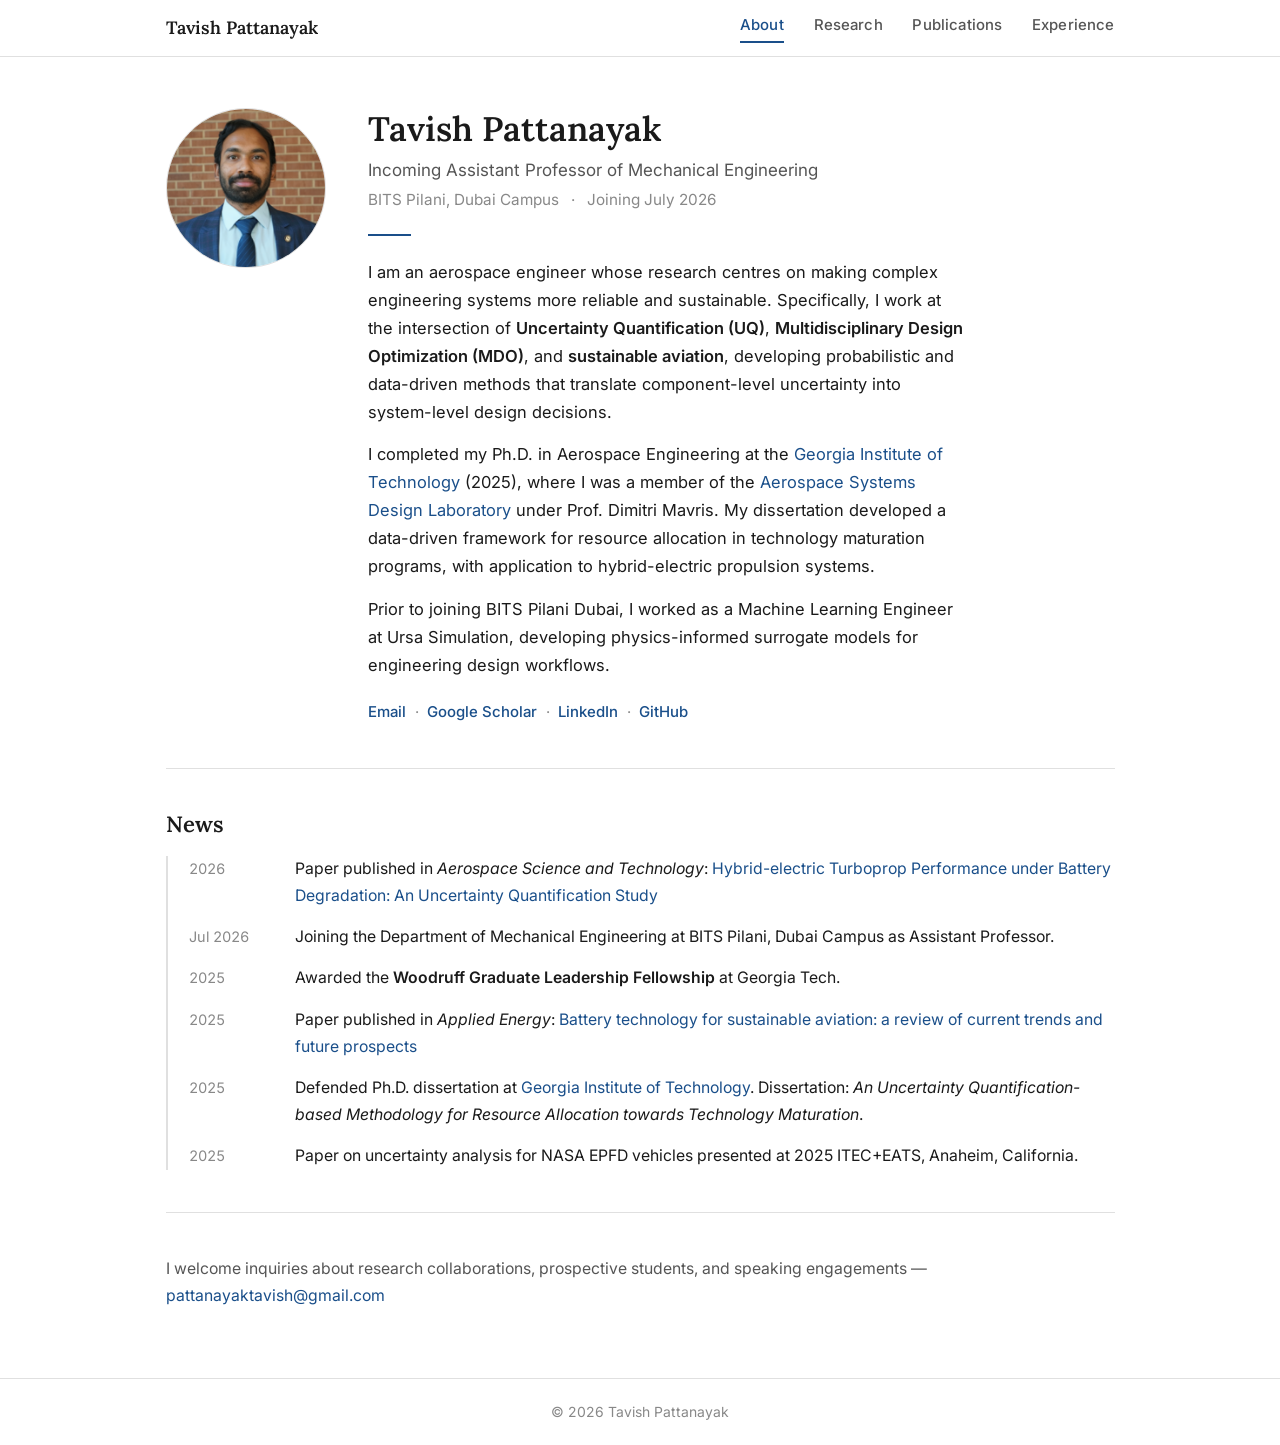
<file: index.html>
<!DOCTYPE html>
<html lang="en">
<head>
  <meta charset="UTF-8" />
  <meta name="viewport" content="width=device-width, initial-scale=1.0" />
  <title>Tavish Pattanayak</title>
  <meta name="description" content="Tavish Pattanayak — Incoming Assistant Professor, Mechanical Engineering, BITS Pilani Dubai. Research in Uncertainty Quantification and Sustainable Aviation." />
  <link rel="preconnect" href="https://fonts.googleapis.com" />
  <link rel="preconnect" href="https://fonts.gstatic.com" crossorigin />
  <link href="https://fonts.googleapis.com/css2?family=Inter:wght@400;500;600&family=Lora:ital,wght@0,500;0,600;1,400&display=swap" rel="stylesheet" />
  <link rel="stylesheet" href="style.css" />
</head>
<body>

<header class="site-header">
  <div class="header-inner">
    <a class="site-title" href="index.html">Tavish Pattanayak</a>
    <button class="nav-toggle" aria-label="Open menu" onclick="toggleMenu()">&#9776;</button>
    <nav id="main-nav">
      <a href="index.html" class="active">About</a>
      <a href="research.html">Research</a>
      <a href="publications.html">Publications</a>
      <a href="experience.html">Experience</a>
    </nav>
  </div>
</header>

<main>
  <div class="container">

    <!-- ── PROFILE ─────────────────────────────────────────────────────── -->
    <section class="profile">
      <div class="profile-photo-col">
        <img src="photo.jpg" alt="Tavish Pattanayak" class="profile-photo"
          onerror="this.style.display='none';document.getElementById('initials').style.display='flex'" />
        <div id="initials" class="profile-initials" style="display:none">TP</div>
      </div>

      <div class="profile-info">
        <h1 class="profile-name">Tavish Pattanayak</h1>
        <p class="profile-position">Incoming Assistant Professor of Mechanical Engineering</p>
        <p class="profile-affil">BITS Pilani, Dubai Campus &ensp;&middot;&ensp; Joining July 2026</p>

        <div class="profile-divider"></div>

        <p class="profile-bio">
          I am an aerospace engineer whose research centres on making complex engineering systems
          more reliable and sustainable. Specifically, I work at the intersection of
          <strong>Uncertainty Quantification (UQ)</strong>,
          <strong>Multidisciplinary Design Optimization (MDO)</strong>, and
          <strong>sustainable aviation</strong>, developing probabilistic and data-driven
          methods that translate component-level uncertainty into system-level design decisions.
        </p>
        <p class="profile-bio">
          I completed my Ph.D. in Aerospace Engineering at the
          <a href="https://www.gatech.edu" target="_blank" rel="noopener">Georgia Institute of Technology</a>
          (2025), where I was a member of the
          <a href="https://www.asdl.gatech.edu" target="_blank" rel="noopener">Aerospace Systems Design Laboratory</a>
          under Prof. Dimitri Mavris. My dissertation developed a data-driven framework for
          resource allocation in technology maturation programs, with application to
          hybrid-electric propulsion systems.
        </p>
        <p class="profile-bio">
          Prior to joining BITS Pilani Dubai, I worked as a Machine Learning Engineer at
          Ursa Simulation, developing physics-informed surrogate models for engineering
          design workflows.
        </p>

        <div class="profile-links">
          <a href="mailto:pattanayaktavish@gmail.com">Email</a>
          <span class="link-sep">&middot;</span>
          <a href="https://scholar.google.com/citations?user=PsUwedsAAAAJ&hl=en" target="_blank" rel="noopener">Google Scholar</a>
          <span class="link-sep">&middot;</span>
          <a href="https://www.linkedin.com/in/tavishp/" target="_blank" rel="noopener">LinkedIn</a>
          <span class="link-sep">&middot;</span>
          <a href="https://github.com/tp2910" target="_blank" rel="noopener">GitHub</a>
        </div>
      </div>
    </section>

    <hr class="section-rule" />

    <!-- ── NEWS ───────────────────────────────────────────────────────── -->
    <section class="news-section">
      <h2 class="section-heading">News</h2>
      <ul class="news-list">
        <li>
          <time>2026</time>
          <span>Paper published in <em>Aerospace Science and Technology</em>:
            <a href="https://doi.org/10.1016/j.ast.2025.111243" target="_blank" rel="noopener">
              Hybrid-electric Turboprop Performance under Battery Degradation: An Uncertainty Quantification Study
            </a>
          </span>
        </li>
        <li>
          <time>Jul 2026</time>
          <span>Joining the Department of Mechanical Engineering at BITS Pilani, Dubai Campus as Assistant Professor.</span>
        </li>
        <li>
          <time>2025</time>
          <span>Awarded the <strong>Woodruff Graduate Leadership Fellowship</strong> at Georgia Tech.</span>
        </li>
        <li>
          <time>2025</time>
          <span>Paper published in <em>Applied Energy</em>:
            <a href="https://www.sciencedirect.com/science/article/pii/S0306261925010864" target="_blank" rel="noopener">
              Battery technology for sustainable aviation: a review of current trends and future prospects
            </a>
          </span>
        </li>
        <li>
          <time>2025</time>
          <span>Defended Ph.D. dissertation at
            <a href="https://www.gatech.edu" target="_blank" rel="noopener">Georgia Institute of Technology</a>.
            Dissertation: <em>An Uncertainty Quantification-based Methodology for Resource Allocation towards Technology Maturation</em>.
          </span>
        </li>
        <li>
          <time>2025</time>
          <span>Paper on uncertainty analysis for NASA EPFD vehicles presented at 2025 ITEC+EATS, Anaheim, California.</span>
        </li>
      </ul>
    </section>

    <hr class="section-rule" />

    <!-- ── CONTACT ─────────────────────────────────────────────────────── -->
    <section class="contact-section">
      <p>I welcome inquiries about research collaborations, prospective students, and speaking engagements &mdash; <a href="mailto:pattanayaktavish@gmail.com">pattanayaktavish@gmail.com</a></p>
    </section>

  </div>
</main>

<footer class="site-footer">
  <div class="container">
    &copy; 2026 Tavish Pattanayak
  </div>
</footer>

<script src="nav.js"></script>
</body>
</html>
</file>
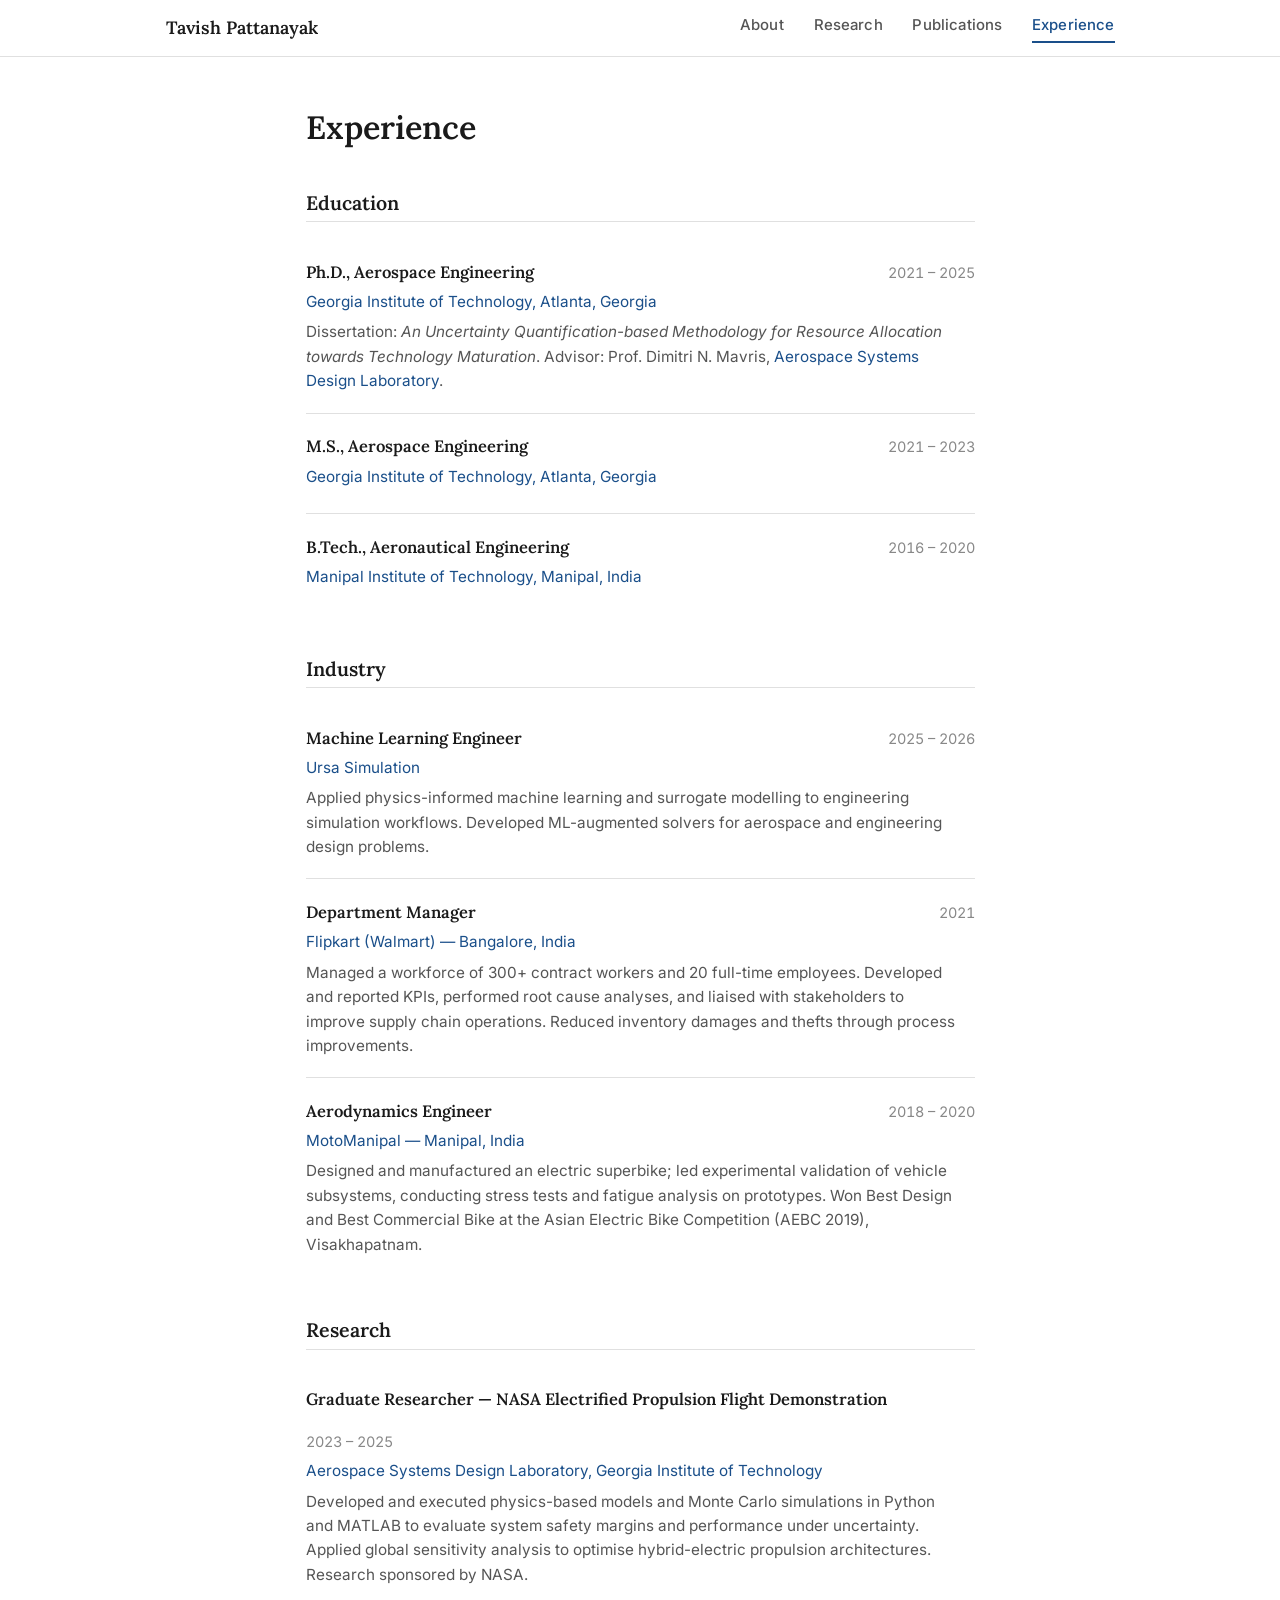
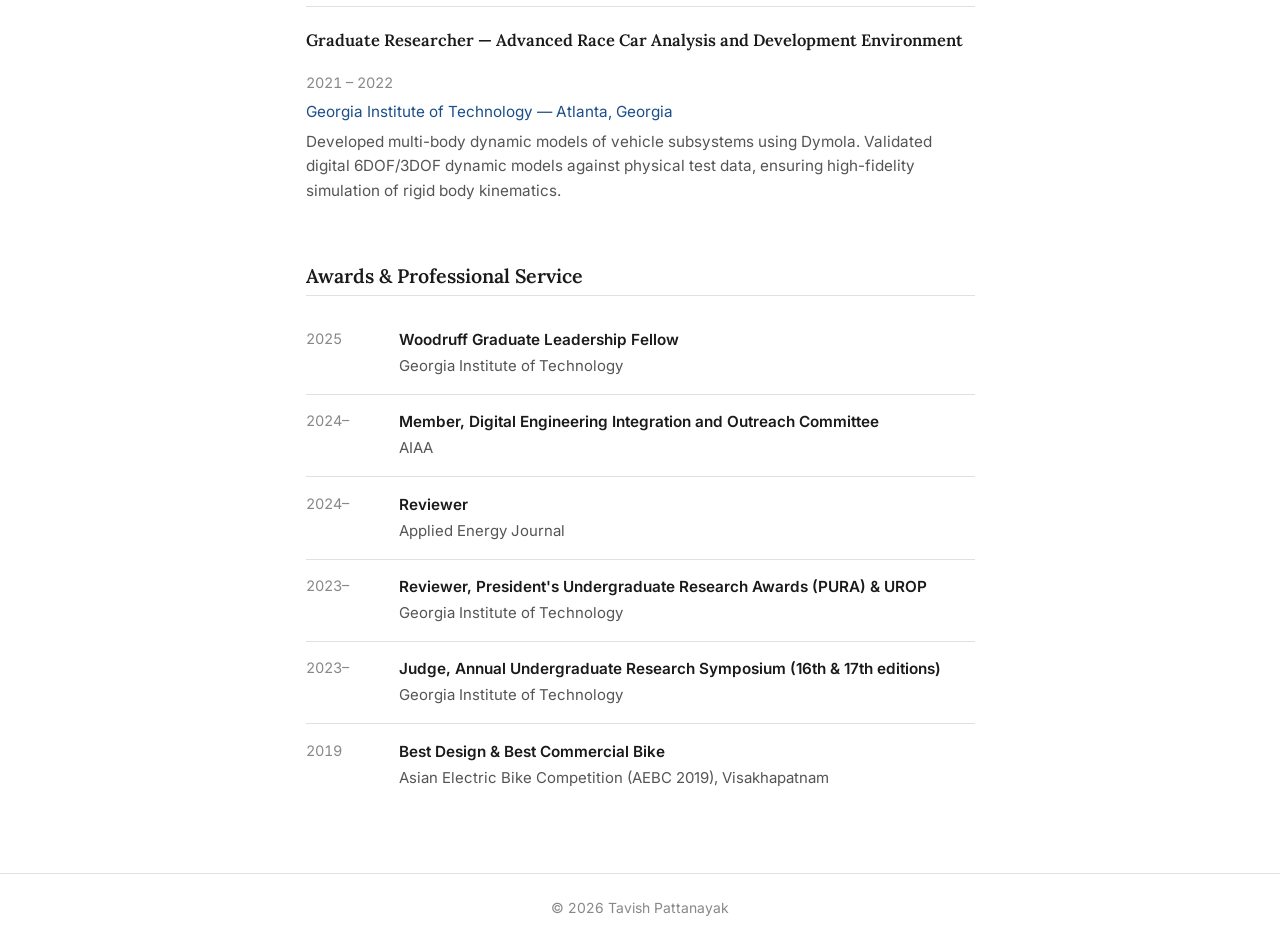
<file: Experience.html>
<!DOCTYPE html>
<html lang="en">
<head>
  <meta charset="UTF-8" />
  <meta name="viewport" content="width=device-width, initial-scale=1.0" />
  <title>Experience — Tavish Pattanayak</title>
  <link rel="preconnect" href="https://fonts.googleapis.com" />
  <link rel="preconnect" href="https://fonts.gstatic.com" crossorigin />
  <link href="https://fonts.googleapis.com/css2?family=Inter:wght@400;500;600&family=Lora:ital,wght@0,500;0,600;1,400&display=swap" rel="stylesheet" />
  <link rel="stylesheet" href="style.css" />
</head>
<body>

<header class="site-header">
  <div class="header-inner">
    <a class="site-title" href="index.html">Tavish Pattanayak</a>
    <button class="nav-toggle" aria-label="Open menu" onclick="toggleMenu()">&#9776;</button>
    <nav id="main-nav">
      <a href="index.html">About</a>
      <a href="research.html">Research</a>
      <a href="publications.html">Publications</a>
      <a href="experience.html" class="active">Experience</a>
    </nav>
  </div>
</header>

<main>
  <div class="container container-narrow">

    <h1 class="page-heading">Experience</h1>

    <!-- ── EDUCATION ──────────────────────────────────────────────────── -->
    <h2 class="exp-section-heading">Education</h2>

    <div class="exp-list">

      <div class="exp-entry">
        <div class="exp-header">
          <span class="exp-title">Ph.D., Aerospace Engineering</span>
          <span class="exp-date">2021 &ndash; 2025</span>
        </div>
        <p class="exp-org">
          <a href="https://www.gatech.edu" target="_blank" rel="noopener">Georgia Institute of Technology</a>,
          Atlanta, Georgia
        </p>
        <p class="exp-detail">
          Dissertation: <em>An Uncertainty Quantification-based Methodology for Resource Allocation towards Technology Maturation</em>.
          Advisor: Prof. Dimitri N. Mavris,
          <a href="https://www.asdl.gatech.edu" target="_blank" rel="noopener">Aerospace Systems Design Laboratory</a>.
        </p>
      </div>

      <div class="exp-entry">
        <div class="exp-header">
          <span class="exp-title">M.S., Aerospace Engineering</span>
          <span class="exp-date">2021 &ndash; 2023</span>
        </div>
        <p class="exp-org">
          <a href="https://www.gatech.edu" target="_blank" rel="noopener">Georgia Institute of Technology</a>,
          Atlanta, Georgia
        </p>
      </div>

      <div class="exp-entry">
        <div class="exp-header">
          <span class="exp-title">B.Tech., Aeronautical Engineering</span>
          <span class="exp-date">2016 &ndash; 2020</span>
        </div>
        <p class="exp-org">Manipal Institute of Technology, Manipal, India</p>
      </div>

    </div>

    <!-- ── INDUSTRY ───────────────────────────────────────────────────── -->
    <h2 class="exp-section-heading">Industry</h2>

    <div class="exp-list">

      <div class="exp-entry">
        <div class="exp-header">
          <span class="exp-title">Machine Learning Engineer</span>
          <span class="exp-date">2025 &ndash; 2026</span>
        </div>
        <p class="exp-org">Ursa Simulation</p>
        <p class="exp-detail">Applied physics-informed machine learning and surrogate modelling to engineering simulation workflows. Developed ML-augmented solvers for aerospace and engineering design problems.</p>
      </div>

      <div class="exp-entry">
        <div class="exp-header">
          <span class="exp-title">Department Manager</span>
          <span class="exp-date">2021</span>
        </div>
        <p class="exp-org">Flipkart (Walmart) &mdash; Bangalore, India</p>
        <p class="exp-detail">Managed a workforce of 300+ contract workers and 20 full-time employees. Developed and reported KPIs, performed root cause analyses, and liaised with stakeholders to improve supply chain operations. Reduced inventory damages and thefts through process improvements.</p>
      </div>

      <div class="exp-entry">
        <div class="exp-header">
          <span class="exp-title">Aerodynamics Engineer</span>
          <span class="exp-date">2018 &ndash; 2020</span>
        </div>
        <p class="exp-org">MotoManipal &mdash; Manipal, India</p>
        <p class="exp-detail">Designed and manufactured an electric superbike; led experimental validation of vehicle subsystems, conducting stress tests and fatigue analysis on prototypes. Won Best Design and Best Commercial Bike at the Asian Electric Bike Competition (AEBC 2019), Visakhapatnam.</p>
      </div>

    </div>

    <!-- ── RESEARCH ───────────────────────────────────────────────────── -->
    <h2 class="exp-section-heading">Research</h2>

    <div class="exp-list">

      <div class="exp-entry">
        <div class="exp-header">
          <span class="exp-title">Graduate Researcher &mdash; NASA Electrified Propulsion Flight Demonstration</span>
          <span class="exp-date">2023 &ndash; 2025</span>
        </div>
        <p class="exp-org">
          <a href="https://www.asdl.gatech.edu" target="_blank" rel="noopener">Aerospace Systems Design Laboratory</a>,
          <a href="https://www.gatech.edu" target="_blank" rel="noopener">Georgia Institute of Technology</a>
        </p>
        <p class="exp-detail">Developed and executed physics-based models and Monte Carlo simulations in Python and MATLAB to evaluate system safety margins and performance under uncertainty. Applied global sensitivity analysis to optimise hybrid-electric propulsion architectures. Research sponsored by NASA.</p>
      </div>

      <div class="exp-entry">
        <div class="exp-header">
          <span class="exp-title">Graduate Researcher &mdash; Advanced Race Car Analysis and Development Environment</span>
          <span class="exp-date">2021 &ndash; 2022</span>
        </div>
        <p class="exp-org">
          <a href="https://www.gatech.edu" target="_blank" rel="noopener">Georgia Institute of Technology</a> &mdash; Atlanta, Georgia
        </p>
        <p class="exp-detail">Developed multi-body dynamic models of vehicle subsystems using Dymola. Validated digital 6DOF/3DOF dynamic models against physical test data, ensuring high-fidelity simulation of rigid body kinematics.</p>
      </div>

    </div>

    <!-- ── AWARDS & SERVICE ───────────────────────────────────────────── -->
    <h2 class="exp-section-heading">Awards &amp; Professional Service</h2>

    <table class="awards-table">
      <tbody>
        <tr>
          <td class="award-year">2025</td>
          <td>
            <strong>Woodruff Graduate Leadership Fellow</strong><br />
            <span class="award-org">Georgia Institute of Technology</span>
          </td>
        </tr>
        <tr>
          <td class="award-year">2024&ndash;</td>
          <td>
            <strong>Member, Digital Engineering Integration and Outreach Committee</strong><br />
            <span class="award-org">AIAA</span>
          </td>
        </tr>
        <tr>
          <td class="award-year">2024&ndash;</td>
          <td>
            <strong>Reviewer</strong><br />
            <span class="award-org">Applied Energy Journal</span>
          </td>
        </tr>
        <tr>
          <td class="award-year">2023&ndash;</td>
          <td>
            <strong>Reviewer, President's Undergraduate Research Awards (PURA) &amp; UROP</strong><br />
            <span class="award-org">Georgia Institute of Technology</span>
          </td>
        </tr>
        <tr>
          <td class="award-year">2023&ndash;</td>
          <td>
            <strong>Judge, Annual Undergraduate Research Symposium (16th &amp; 17th editions)</strong><br />
            <span class="award-org">Georgia Institute of Technology</span>
          </td>
        </tr>
        <tr>
          <td class="award-year">2019</td>
          <td>
            <strong>Best Design &amp; Best Commercial Bike</strong><br />
            <span class="award-org">Asian Electric Bike Competition (AEBC 2019), Visakhapatnam</span>
          </td>
        </tr>
      </tbody>
    </table>

  </div>
</main>

<footer class="site-footer">
  <div class="container">
    &copy; 2026 Tavish Pattanayak
  </div>
</footer>

<script src="nav.js"></script>
</body>
</html>
</file>
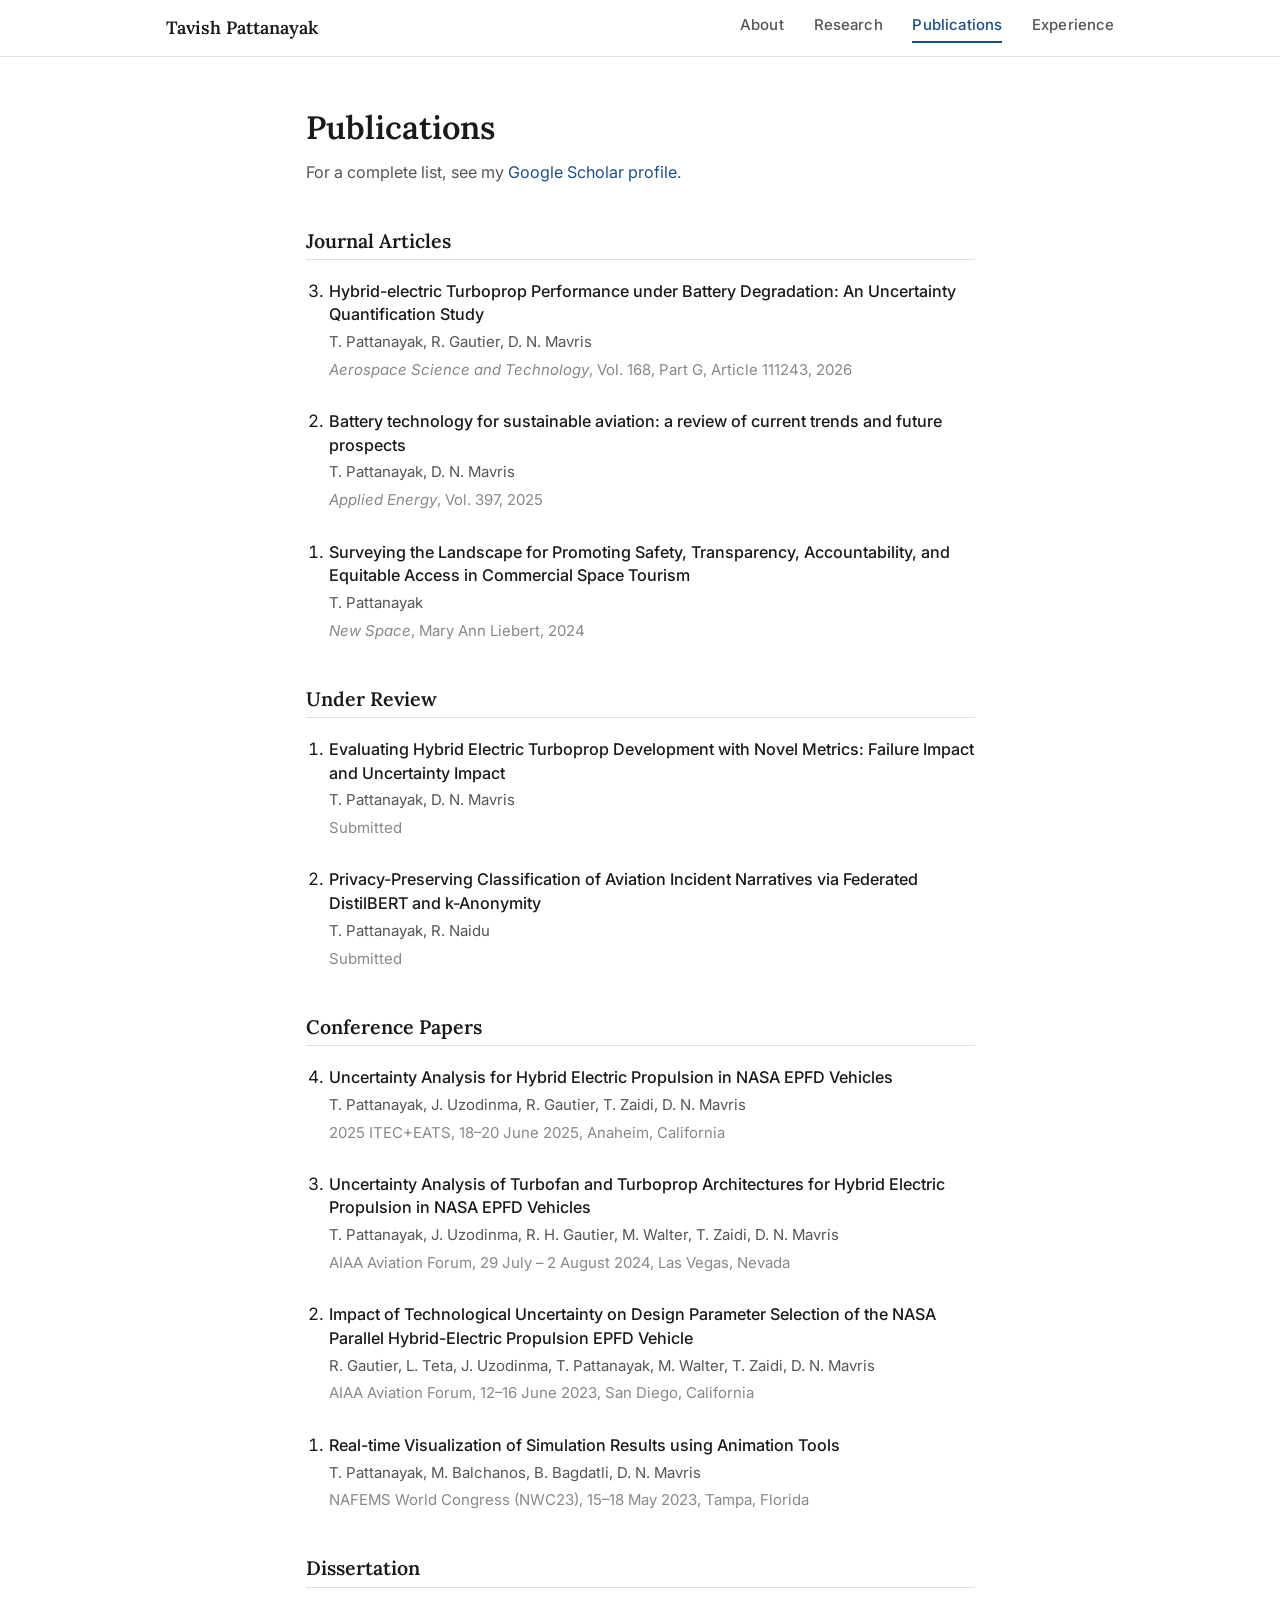
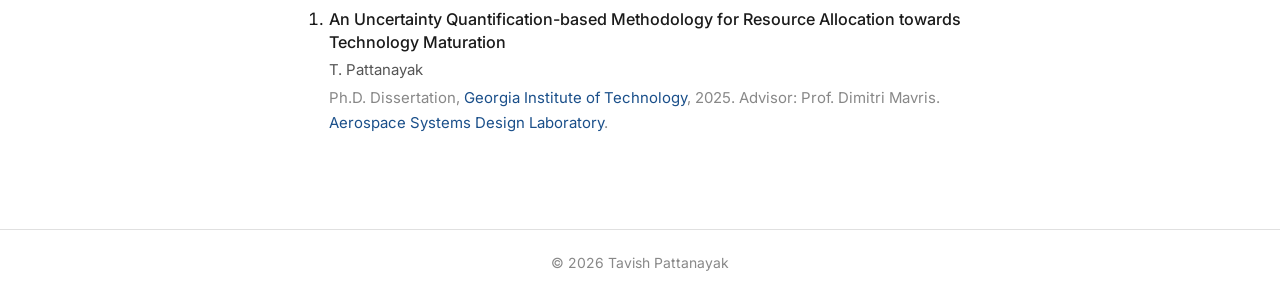
<file: publications.html>
<!DOCTYPE html>
<html lang="en">
<head>
  <meta charset="UTF-8" />
  <meta name="viewport" content="width=device-width, initial-scale=1.0" />
  <title>Publications — Tavish Pattanayak</title>
  <link rel="preconnect" href="https://fonts.googleapis.com" />
  <link rel="preconnect" href="https://fonts.gstatic.com" crossorigin />
  <link href="https://fonts.googleapis.com/css2?family=Inter:wght@400;500;600&family=Lora:ital,wght@0,500;0,600;1,400&display=swap" rel="stylesheet" />
  <link rel="stylesheet" href="style.css" />
</head>
<body>

<header class="site-header">
  <div class="header-inner">
    <a class="site-title" href="index.html">Tavish Pattanayak</a>
    <button class="nav-toggle" aria-label="Open menu" onclick="toggleMenu()">&#9776;</button>
    <nav id="main-nav">
      <a href="index.html">About</a>
      <a href="research.html">Research</a>
      <a href="publications.html" class="active">Publications</a>
      <a href="experience.html">Experience</a>
    </nav>
  </div>
</header>

<main>
  <div class="container container-narrow">

    <h1 class="page-heading">Publications</h1>
    <p class="page-intro">
      For a complete list, see my
      <a href="https://scholar.google.com/citations?user=PsUwedsAAAAJ&hl=en" target="_blank" rel="noopener">Google Scholar profile</a>.
    </p>

    <!-- ── JOURNAL ARTICLES ─────────────────────────────────────────── -->
    <h2 class="pub-section-heading">Journal Articles</h2>

    <ol class="pub-list" reversed>

      <li class="pub-entry">
        <p class="pub-title">
          <a href="https://doi.org/10.1016/j.ast.2025.111243" target="_blank" rel="noopener">
            Hybrid-electric Turboprop Performance under Battery Degradation: An Uncertainty Quantification Study
          </a>
        </p>
        <p class="pub-meta">T. Pattanayak, R. Gautier, D. N. Mavris</p>
        <p class="pub-venue"><em>Aerospace Science and Technology</em>, Vol. 168, Part G, Article 111243, 2026</p>
      </li>

      <li class="pub-entry">
        <p class="pub-title">
          <a href="https://www.sciencedirect.com/science/article/pii/S0306261925010864" target="_blank" rel="noopener">
            Battery technology for sustainable aviation: a review of current trends and future prospects
          </a>
        </p>
        <p class="pub-meta">T. Pattanayak, D. N. Mavris</p>
        <p class="pub-venue"><em>Applied Energy</em>, Vol. 397, 2025</p>
      </li>

      <li class="pub-entry">
        <p class="pub-title">
          <a href="https://www.liebertpub.com/doi/10.1089/space.2024.0008" target="_blank" rel="noopener">
            Surveying the Landscape for Promoting Safety, Transparency, Accountability, and Equitable Access in Commercial Space Tourism
          </a>
        </p>
        <p class="pub-meta">T. Pattanayak</p>
        <p class="pub-venue"><em>New Space</em>, Mary Ann Liebert, 2024</p>
      </li>

    </ol>

    <!-- ── UNDER REVIEW ──────────────────────────────────────────────── -->
    <h2 class="pub-section-heading">Under Review</h2>

    <ol class="pub-list">

      <li class="pub-entry">
        <p class="pub-title">
          Evaluating Hybrid Electric Turboprop Development with Novel Metrics: Failure Impact and Uncertainty Impact
        </p>
        <p class="pub-meta">T. Pattanayak, D. N. Mavris</p>
        <p class="pub-venue">Submitted</p>
      </li>

      <li class="pub-entry">
        <p class="pub-title">
          Privacy-Preserving Classification of Aviation Incident Narratives via Federated DistilBERT and k-Anonymity
        </p>
        <p class="pub-meta">T. Pattanayak, R. Naidu</p>
        <p class="pub-venue">Submitted</p>
      </li>

    </ol>

    <!-- ── CONFERENCE PAPERS ─────────────────────────────────────────── -->
    <h2 class="pub-section-heading">Conference Papers</h2>

    <ol class="pub-list" reversed>

      <li class="pub-entry">
        <p class="pub-title">
          Uncertainty Analysis for Hybrid Electric Propulsion in NASA EPFD Vehicles
        </p>
        <p class="pub-meta">T. Pattanayak, J. Uzodinma, R. Gautier, T. Zaidi, D. N. Mavris</p>
        <p class="pub-venue">2025 ITEC+EATS, 18&ndash;20 June 2025, Anaheim, California</p>
      </li>

      <li class="pub-entry">
        <p class="pub-title">
          Uncertainty Analysis of Turbofan and Turboprop Architectures for Hybrid Electric Propulsion in NASA EPFD Vehicles
        </p>
        <p class="pub-meta">T. Pattanayak, J. Uzodinma, R. H. Gautier, M. Walter, T. Zaidi, D. N. Mavris</p>
        <p class="pub-venue">AIAA Aviation Forum, 29 July &ndash; 2 August 2024, Las Vegas, Nevada</p>
      </li>

      <li class="pub-entry">
        <p class="pub-title">
          Impact of Technological Uncertainty on Design Parameter Selection of the NASA Parallel Hybrid-Electric Propulsion EPFD Vehicle
        </p>
        <p class="pub-meta">R. Gautier, L. Teta, J. Uzodinma, T. Pattanayak, M. Walter, T. Zaidi, D. N. Mavris</p>
        <p class="pub-venue">AIAA Aviation Forum, 12&ndash;16 June 2023, San Diego, California</p>
      </li>

      <li class="pub-entry">
        <p class="pub-title">
          Real-time Visualization of Simulation Results using Animation Tools
        </p>
        <p class="pub-meta">T. Pattanayak, M. Balchanos, B. Bagdatli, D. N. Mavris</p>
        <p class="pub-venue">NAFEMS World Congress (NWC23), 15&ndash;18 May 2023, Tampa, Florida</p>
      </li>

    </ol>

    <!-- ── DISSERTATION ───────────────────────────────────────────────── -->
    <h2 class="pub-section-heading">Dissertation</h2>

    <ol class="pub-list">
      <li class="pub-entry">
        <p class="pub-title">
          An Uncertainty Quantification-based Methodology for Resource Allocation towards Technology Maturation
        </p>
        <p class="pub-meta">T. Pattanayak</p>
        <p class="pub-venue">
          Ph.D. Dissertation,
          <a href="https://www.gatech.edu" target="_blank" rel="noopener">Georgia Institute of Technology</a>, 2025.
          Advisor: Prof. Dimitri Mavris.
          <a href="https://www.asdl.gatech.edu" target="_blank" rel="noopener">Aerospace Systems Design Laboratory</a>.
        </p>
      </li>
    </ol>

  </div>
</main>

<footer class="site-footer">
  <div class="container">
    &copy; 2026 Tavish Pattanayak
  </div>
</footer>

<script src="nav.js"></script>
</body>
</html>
</file>
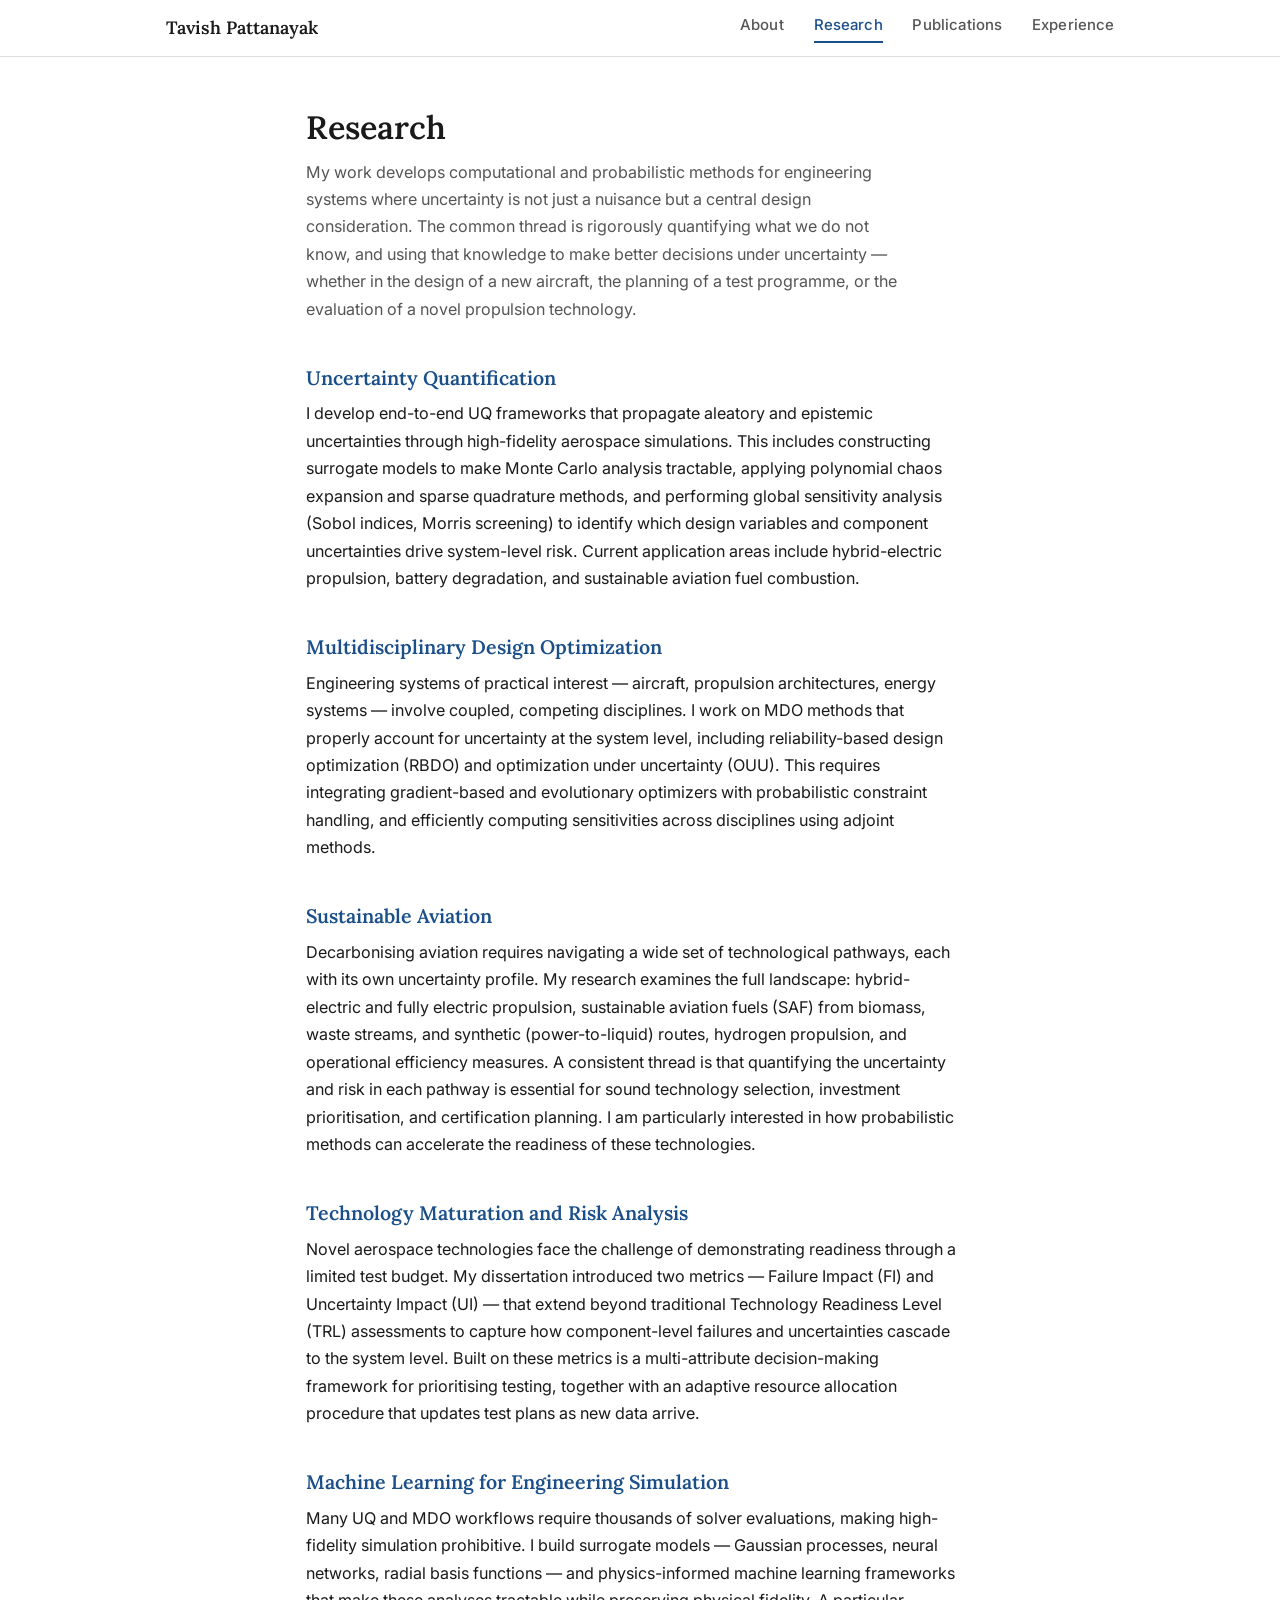
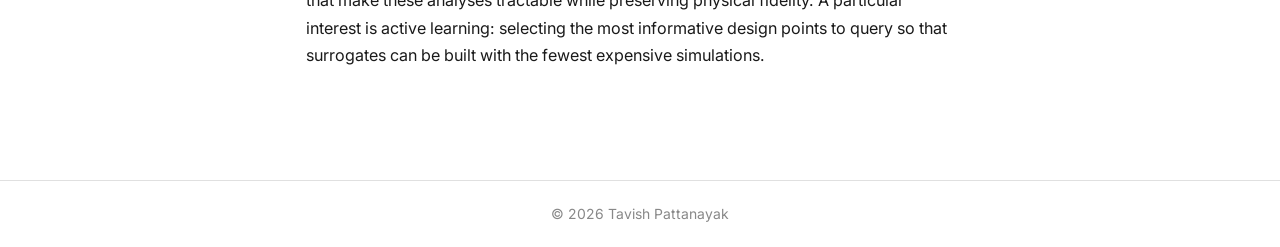
<file: research.html>
<!DOCTYPE html>
<html lang="en">
<head>
  <meta charset="UTF-8" />
  <meta name="viewport" content="width=device-width, initial-scale=1.0" />
  <title>Research — Tavish Pattanayak</title>
  <link rel="preconnect" href="https://fonts.googleapis.com" />
  <link rel="preconnect" href="https://fonts.gstatic.com" crossorigin />
  <link href="https://fonts.googleapis.com/css2?family=Inter:wght@400;500;600&family=Lora:ital,wght@0,500;0,600;1,400&display=swap" rel="stylesheet" />
  <link rel="stylesheet" href="style.css" />
</head>
<body>

<header class="site-header">
  <div class="header-inner">
    <a class="site-title" href="index.html">Tavish Pattanayak</a>
    <button class="nav-toggle" aria-label="Open menu" onclick="toggleMenu()">&#9776;</button>
    <nav id="main-nav">
      <a href="index.html">About</a>
      <a href="research.html" class="active">Research</a>
      <a href="publications.html">Publications</a>
      <a href="experience.html">Experience</a>
    </nav>
  </div>
</header>

<main>
  <div class="container container-narrow">

    <h1 class="page-heading">Research</h1>

    <p class="page-intro">
      My work develops computational and probabilistic methods for engineering systems where
      uncertainty is not just a nuisance but a central design consideration. The common thread
      is rigorously quantifying what we do not know, and using that knowledge to make better
      decisions under uncertainty &mdash; whether in the design of a new aircraft, the planning
      of a test programme, or the evaluation of a novel propulsion technology.
    </p>

    <div class="research-area">
      <h2>Uncertainty Quantification</h2>
      <p>
        I develop end-to-end UQ frameworks that propagate aleatory and epistemic uncertainties
        through high-fidelity aerospace simulations. This includes constructing surrogate models
        to make Monte Carlo analysis tractable, applying polynomial chaos expansion and sparse
        quadrature methods, and performing global sensitivity analysis (Sobol indices, Morris
        screening) to identify which design variables and component uncertainties drive
        system-level risk. Current application areas include hybrid-electric propulsion,
        battery degradation, and sustainable aviation fuel combustion.
      </p>
    </div>

    <div class="research-area">
      <h2>Multidisciplinary Design Optimization</h2>
      <p>
        Engineering systems of practical interest &mdash; aircraft, propulsion architectures,
        energy systems &mdash; involve coupled, competing disciplines. I work on MDO methods
        that properly account for uncertainty at the system level, including reliability-based
        design optimization (RBDO) and optimization under uncertainty (OUU). This requires
        integrating gradient-based and evolutionary optimizers with probabilistic constraint
        handling, and efficiently computing sensitivities across disciplines using adjoint
        methods.
      </p>
    </div>

    <div class="research-area">
      <h2>Sustainable Aviation</h2>
      <p>
        Decarbonising aviation requires navigating a wide set of technological pathways, each
        with its own uncertainty profile. My research examines the full landscape: hybrid-electric
        and fully electric propulsion, sustainable aviation fuels (SAF) from biomass, waste
        streams, and synthetic (power-to-liquid) routes, hydrogen propulsion, and operational
        efficiency measures. A consistent thread is that quantifying the uncertainty and risk
        in each pathway is essential for sound technology selection, investment prioritisation,
        and certification planning. I am particularly interested in how probabilistic methods
        can accelerate the readiness of these technologies.
      </p>
    </div>

    <div class="research-area">
      <h2>Technology Maturation and Risk Analysis</h2>
      <p>
        Novel aerospace technologies face the challenge of demonstrating readiness through a
        limited test budget. My dissertation introduced two metrics &mdash; Failure Impact (FI)
        and Uncertainty Impact (UI) &mdash; that extend beyond traditional Technology Readiness
        Level (TRL) assessments to capture how component-level failures and uncertainties
        cascade to the system level. Built on these metrics is a multi-attribute decision-making
        framework for prioritising testing, together with an adaptive resource allocation
        procedure that updates test plans as new data arrive.
      </p>
    </div>

    <div class="research-area">
      <h2>Machine Learning for Engineering Simulation</h2>
      <p>
        Many UQ and MDO workflows require thousands of solver evaluations, making high-fidelity
        simulation prohibitive. I build surrogate models &mdash; Gaussian processes, neural
        networks, radial basis functions &mdash; and physics-informed machine learning frameworks
        that make these analyses tractable while preserving physical fidelity. A particular
        interest is active learning: selecting the most informative design points to query
        so that surrogates can be built with the fewest expensive simulations.
      </p>
    </div>

  </div>
</main>

<footer class="site-footer">
  <div class="container">
    &copy; 2026 Tavish Pattanayak
  </div>
</footer>

<script src="nav.js"></script>
</body>
</html>
</file>
<file: style.css>
/* ============================================================
   TAVISH PATTANAYAK — ACADEMIC WEBSITE
   Fonts: Lora (headings) + Inter (body)
   Palette: white background, near-black text, single accent
   ============================================================ */

/* ── Reset / Base ─────────────────────────────────────────── */
*, *::before, *::after {
  box-sizing: border-box;
  margin: 0;
  padding: 0;
}

:root {
  --font-serif:   'Lora', Georgia, serif;
  --font-sans:    'Inter', system-ui, sans-serif;

  --color-bg:     #ffffff;
  --color-text:   #1a1a1a;
  --color-muted:  #555555;
  --color-faint:  #888888;
  --color-accent: #1a4f8a;      /* deep navy — links, headings */
  --color-rule:   #e0e0e0;

  --max-width:        1000px;
  --max-width-narrow: 720px;
  --pad-x:            1.5rem;
}

html {
  font-size: 17px;
  -webkit-text-size-adjust: 100%;
}

body {
  font-family: var(--font-sans);
  background: var(--color-bg);
  color: var(--color-text);
  line-height: 1.7;
  min-height: 100vh;
  display: flex;
  flex-direction: column;
}

/* ── Typography ───────────────────────────────────────────── */
h1, h2, h3 {
  font-family: var(--font-serif);
  font-weight: 600;
  line-height: 1.25;
  color: var(--color-text);
}

a {
  color: var(--color-accent);
  text-decoration: none;
}
a:hover {
  text-decoration: underline;
}

em { font-style: italic; }
strong { font-weight: 600; }

/* ── Layout Containers ────────────────────────────────────── */
.container {
  width: 100%;
  max-width: var(--max-width);
  margin: 0 auto;
  padding: 0 var(--pad-x);
}

.container-narrow {
  max-width: var(--max-width-narrow);
}

/* ── Site Header / Nav ────────────────────────────────────── */
.site-header {
  position: sticky;
  top: 0;
  z-index: 100;
  background: var(--color-bg);
  border-bottom: 1px solid var(--color-rule);
}

.header-inner {
  max-width: var(--max-width);
  margin: 0 auto;
  padding: 0 var(--pad-x);
  height: 56px;
  display: flex;
  align-items: center;
  gap: 2rem;
}

.site-title {
  font-family: var(--font-serif);
  font-size: 1.05rem;
  font-weight: 600;
  color: var(--color-text);
  white-space: nowrap;
  flex-shrink: 0;
  text-decoration: none;
}
.site-title:hover {
  text-decoration: none;
  color: var(--color-accent);
}

#main-nav {
  display: flex;
  align-items: center;
  gap: 1.75rem;
  margin-left: auto;
}

#main-nav a {
  font-size: 0.88rem;
  font-weight: 500;
  color: var(--color-muted);
  letter-spacing: 0.01em;
  text-decoration: none;
  padding-bottom: 2px;
  border-bottom: 2px solid transparent;
  transition: color 0.15s, border-color 0.15s;
}
#main-nav a:hover,
#main-nav a.active {
  color: var(--color-accent);
  border-bottom-color: var(--color-accent);
  text-decoration: none;
}

/* hamburger — hidden on desktop */
.nav-toggle {
  display: none;
  background: none;
  border: none;
  font-size: 1.3rem;
  cursor: pointer;
  color: var(--color-text);
  margin-left: auto;
  padding: 0.25rem;
  line-height: 1;
}

/* ── Main Content Area ────────────────────────────────────── */
main {
  flex: 1;
  padding: 3rem 0 4rem;
}

/* ── Page Headings (inner pages) ──────────────────────────── */
.page-heading {
  font-size: 1.9rem;
  margin-bottom: 0.6rem;
}

.page-intro {
  color: var(--color-muted);
  margin-bottom: 2.5rem;
  max-width: 60ch;
  font-size: 0.95rem;
}

/* ── HOME: Profile ────────────────────────────────────────── */
.profile {
  display: flex;
  gap: 2.5rem;
  align-items: flex-start;
}

.profile-photo-col {
  flex-shrink: 0;
  width: 160px;
}

.profile-photo {
  width: 160px;
  height: 160px;
  border-radius: 50%;
  object-fit: cover;
  display: block;
  border: 1px solid var(--color-rule);
}

.profile-initials {
  width: 160px;
  height: 160px;
  border-radius: 50%;
  background: #e8edf5;
  display: flex;
  align-items: center;
  justify-content: center;
  font-family: var(--font-serif);
  font-size: 2.2rem;
  font-weight: 600;
  color: var(--color-accent);
}

.profile-info {
  flex: 1;
  min-width: 0;
}

.profile-name {
  font-size: 2rem;
  margin-bottom: 0.3rem;
}

.profile-position {
  font-size: 1rem;
  color: var(--color-muted);
  margin-bottom: 0.15rem;
}

.profile-affil {
  font-size: 0.9rem;
  color: var(--color-faint);
  margin-bottom: 1.25rem;
}

.profile-divider {
  width: 2.5rem;
  height: 2px;
  background: var(--color-accent);
  margin-bottom: 1.25rem;
}

.profile-bio {
  font-size: 0.97rem;
  color: var(--color-text);
  margin-bottom: 0.85rem;
  max-width: 60ch;
}

.profile-links {
  margin-top: 1.25rem;
  display: flex;
  flex-wrap: wrap;
  gap: 0.5rem 0;
  align-items: center;
  font-size: 0.88rem;
}

.profile-links a {
  color: var(--color-accent);
  font-weight: 500;
}

.link-sep {
  color: var(--color-faint);
  margin: 0 0.5rem;
}

/* ── HOME: Section Rule ───────────────────────────────────── */
.section-rule {
  border: none;
  border-top: 1px solid var(--color-rule);
  margin: 2.5rem 0;
}

/* ── HOME: News ───────────────────────────────────────────── */
.section-heading {
  font-size: 1.3rem;
  margin-bottom: 1rem;
}

.news-list {
  list-style: none;
  border-left: 2px solid var(--color-rule);
  padding-left: 1.25rem;
}

.news-list li {
  display: flex;
  gap: 1.25rem;
  margin-bottom: 0.85rem;
  font-size: 0.93rem;
  align-items: baseline;
}

.news-list time {
  flex-shrink: 0;
  min-width: 5rem;
  font-variant-numeric: tabular-nums;
  color: var(--color-faint);
  font-size: 0.85rem;
}

.news-list span {
  color: var(--color-text);
}

/* ── HOME: Contact ────────────────────────────────────────── */
.contact-section p {
  font-size: 0.93rem;
  color: var(--color-muted);
}

/* ── RESEARCH: Areas ──────────────────────────────────────── */
.research-area {
  margin-bottom: 2.5rem;
}

.research-area h2 {
  font-size: 1.15rem;
  margin-bottom: 0.6rem;
  color: var(--color-accent);
}

.research-area p {
  font-size: 0.95rem;
  max-width: 65ch;
  color: var(--color-text);
}

/* ── PUBLICATIONS ─────────────────────────────────────────── */
.pub-section-heading {
  font-size: 1.15rem;
  margin-top: 2.5rem;
  margin-bottom: 1rem;
  padding-bottom: 0.35rem;
  border-bottom: 1px solid var(--color-rule);
}

.pub-list {
  padding-left: 1.4rem;
  margin-bottom: 0.5rem;
}

.pub-entry {
  margin-bottom: 1.4rem;
}

.pub-title {
  font-size: 0.95rem;
  font-weight: 500;
  margin-bottom: 0.2rem;
  line-height: 1.45;
}

.pub-title a {
  color: var(--color-text);
}
.pub-title a:hover {
  color: var(--color-accent);
  text-decoration: underline;
}

.pub-meta {
  font-size: 0.88rem;
  color: var(--color-muted);
  margin-bottom: 0.15rem;
}

.pub-venue {
  font-size: 0.88rem;
  color: var(--color-faint);
}

/* ── EXPERIENCE ───────────────────────────────────────────── */
.exp-section-heading {
  font-size: 1.15rem;
  margin-top: 2.5rem;
  margin-bottom: 1rem;
  padding-bottom: 0.35rem;
  border-bottom: 1px solid var(--color-rule);
}

.exp-list {
  display: flex;
  flex-direction: column;
}

.exp-entry {
  padding: 1.1rem 0;
  border-bottom: 1px solid var(--color-rule);
}
.exp-entry:last-child {
  border-bottom: none;
}

.exp-header {
  display: flex;
  justify-content: space-between;
  align-items: baseline;
  gap: 1rem;
  flex-wrap: wrap;
  margin-bottom: 0.2rem;
}

.exp-title {
  font-family: var(--font-serif);
  font-weight: 600;
  font-size: 0.97rem;
  color: var(--color-text);
}

.exp-date {
  font-size: 0.85rem;
  color: var(--color-faint);
  flex-shrink: 0;
  font-variant-numeric: tabular-nums;
}

.exp-org {
  font-size: 0.9rem;
  color: var(--color-accent);
  margin-bottom: 0.3rem;
}

.exp-detail {
  font-size: 0.9rem;
  color: var(--color-muted);
  max-width: 65ch;
  line-height: 1.6;
}

/* Awards table */
.awards-table {
  width: 100%;
  border-collapse: collapse;
  font-size: 0.9rem;
  margin-top: 0.5rem;
}

.awards-table tr {
  border-bottom: 1px solid var(--color-rule);
}
.awards-table tr:last-child {
  border-bottom: none;
}

.awards-table td {
  padding: 0.85rem 0;
  vertical-align: top;
}

.award-year {
  width: 5.5rem;
  font-variant-numeric: tabular-nums;
  color: var(--color-faint);
  font-size: 0.85rem;
  padding-right: 1rem;
}

.award-org {
  color: var(--color-muted);
  font-size: 0.88rem;
}

/* ── Footer ───────────────────────────────────────────────── */
.site-footer {
  border-top: 1px solid var(--color-rule);
  padding: 1.25rem 0;
  font-size: 0.82rem;
  color: var(--color-faint);
  text-align: center;
}

/* ── Mobile ───────────────────────────────────────────────── */
@media (max-width: 640px) {
  html { font-size: 16px; }

  .nav-toggle { display: block; }

  #main-nav {
    display: none;
    position: absolute;
    top: 56px;
    left: 0;
    right: 0;
    background: var(--color-bg);
    border-bottom: 1px solid var(--color-rule);
    flex-direction: column;
    align-items: flex-start;
    gap: 0;
    padding: 0.5rem var(--pad-x) 1rem;
    margin-left: 0;
    box-shadow: 0 4px 12px rgba(0,0,0,0.06);
  }

  #main-nav.open {
    display: flex;
  }

  #main-nav a {
    padding: 0.65rem 0;
    border-bottom: none;
    width: 100%;
    font-size: 1rem;
  }
  #main-nav a.active {
    color: var(--color-accent);
    border-bottom: none;
  }

  .profile {
    flex-direction: column;
    gap: 1.5rem;
  }

  .profile-photo-col { width: 120px; }
  .profile-photo,
  .profile-initials { width: 120px; height: 120px; }

  .exp-header {
    flex-direction: column;
    gap: 0.15rem;
  }

  .news-list li {
    flex-direction: column;
    gap: 0.15rem;
  }
  .news-list time { min-width: auto; }
}
</file>
